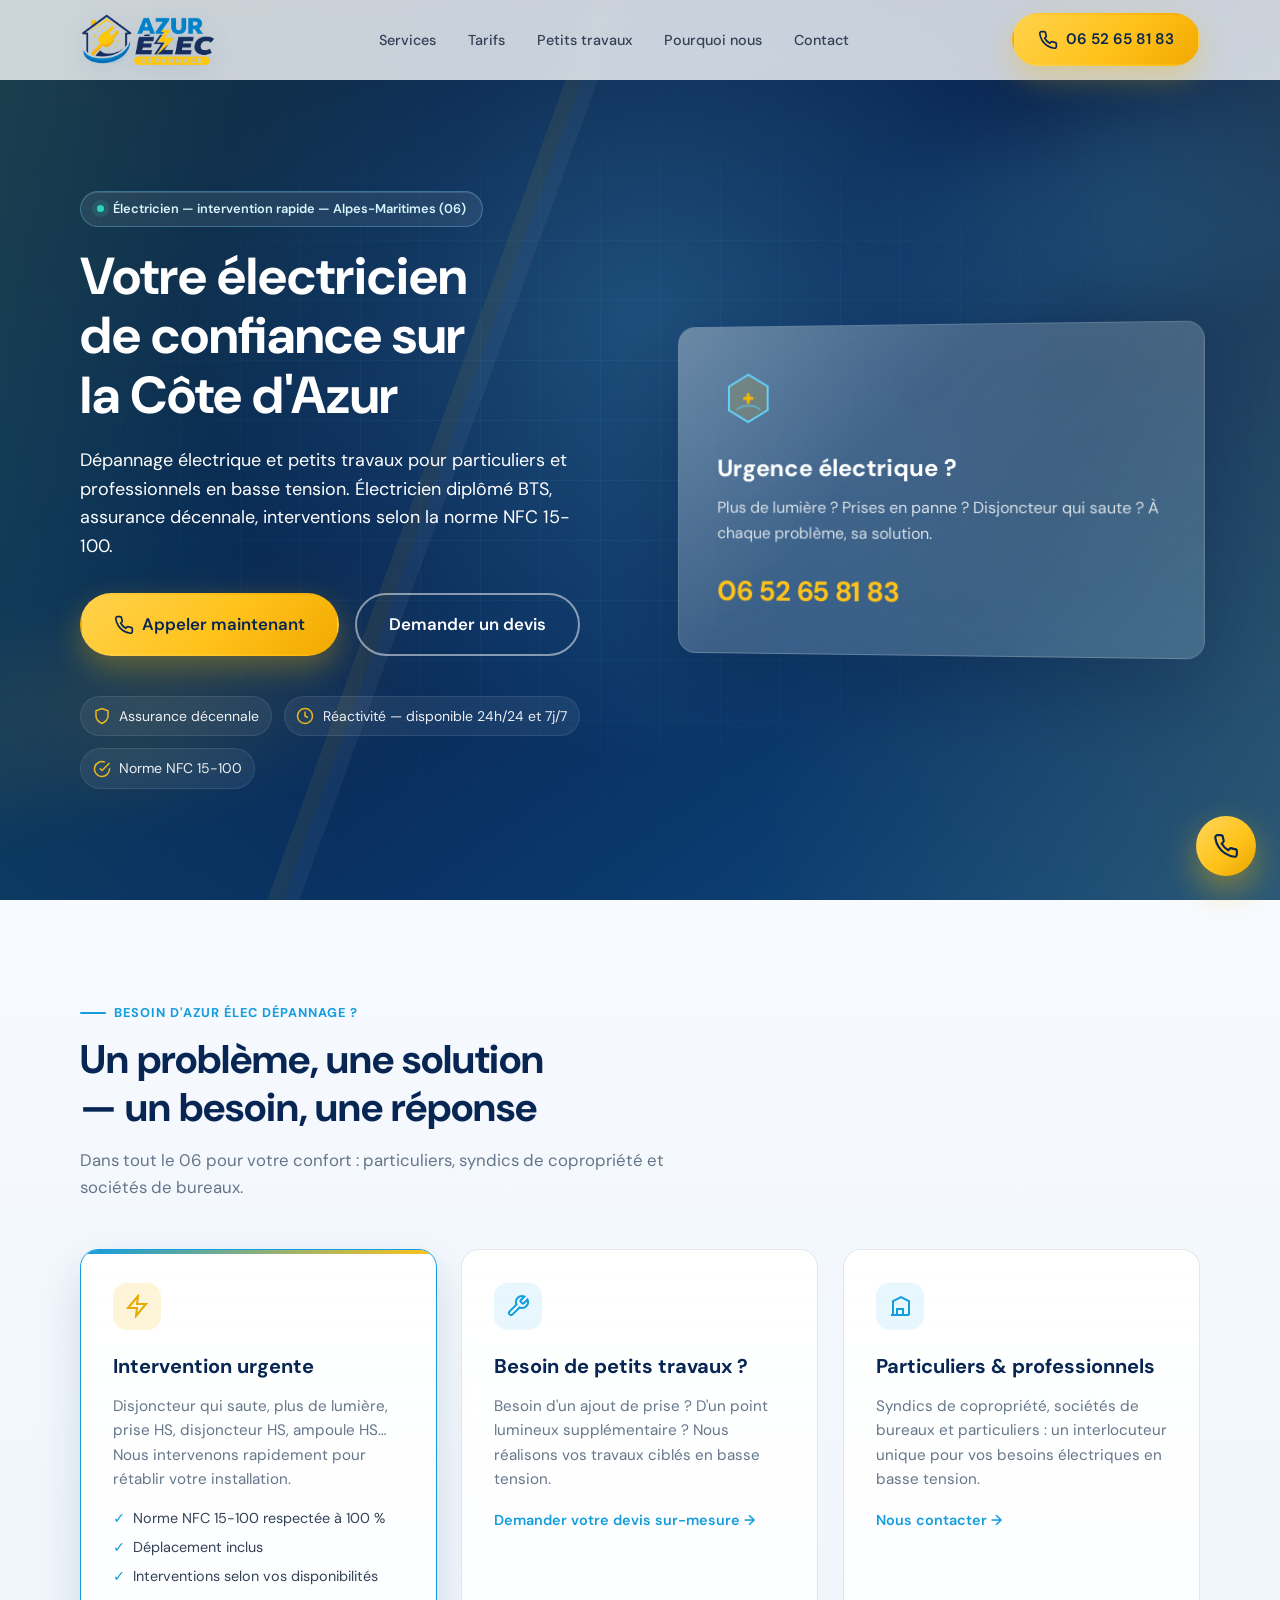
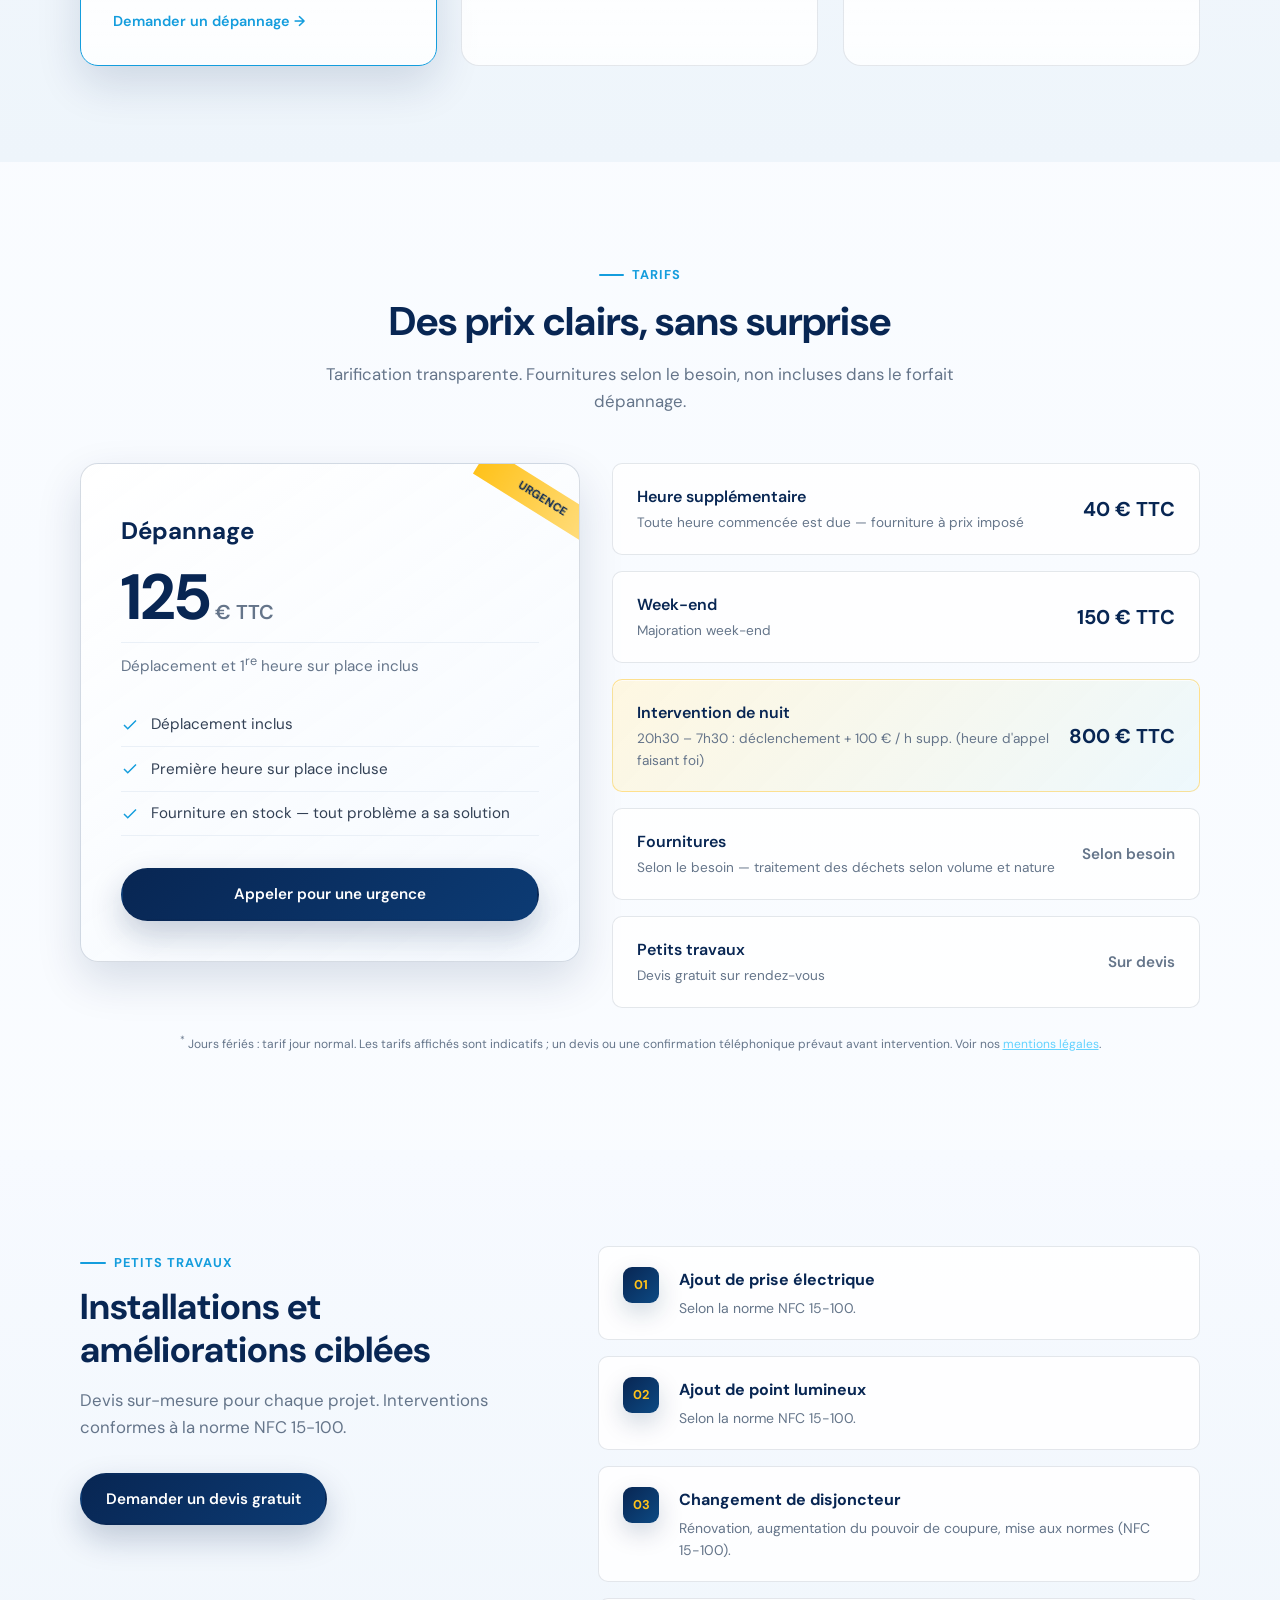
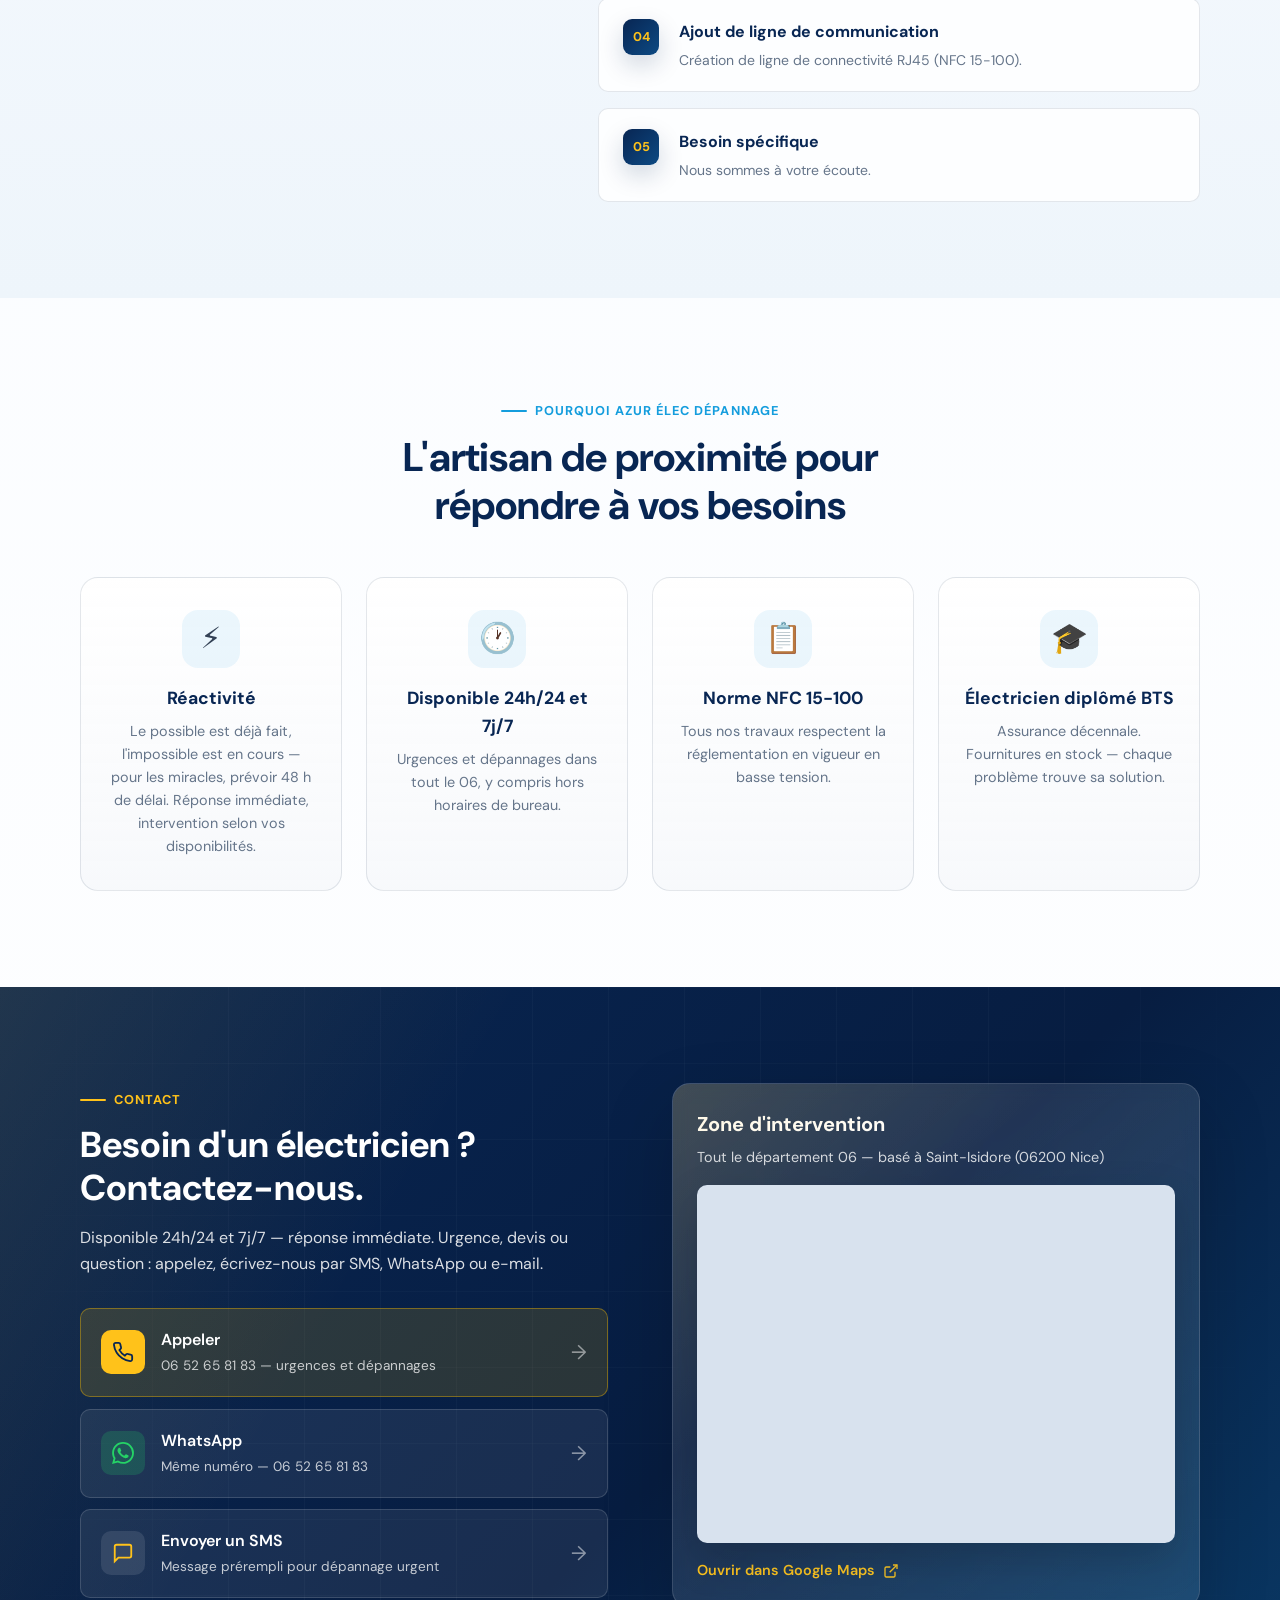
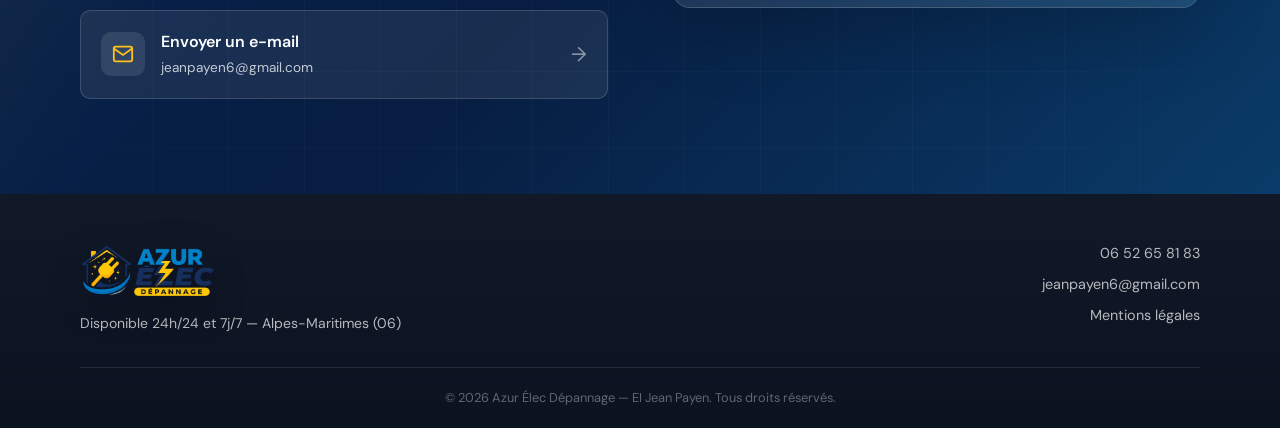
<file: site/index.html>
<!DOCTYPE html>
<html lang="fr">
<head>
  <meta charset="UTF-8">
  <meta name="viewport" content="width=device-width, initial-scale=1.0">
  <meta name="description" content="Électricien diplômé BTS : dépannage et petits travaux en basse tension. Disponibilité 24h/24 et 7j/7 dans tout le 06. Appelez le 06 52 65 81 83.">
  <meta name="keywords" content="électricien, dépannage, panne électrique, prise, disjoncteur, Alpes-Maritimes, 06, Nice, Saint-Isidore">
  <meta name="robots" content="index, follow">
  <meta name="theme-color" content="#0d2b5e">
  <title>Dépannage électricien dans tout le 06 — Azur Élec Dépannage</title>
  <link rel="canonical" href="https://ismailhiko.github.io/azur-elec-depannage/">
  <meta property="og:type" content="website">
  <meta property="og:locale" content="fr_FR">
  <meta property="og:site_name" content="Azur Élec Dépannage">
  <meta property="og:title" content="Dépannage électricien dans tout le 06 — Azur Élec Dépannage">
  <meta property="og:description" content="Électricien diplômé BTS pour dépannage urgent et petits travaux en basse tension dans les Alpes-Maritimes. Disponible 24h/24 et 7j/7.">
  <meta property="og:url" content="https://ismailhiko.github.io/azur-elec-depannage/">
  <meta property="og:image" content="https://ismailhiko.github.io/azur-elec-depannage/assets/logo-hero.png">
  <meta property="og:image:alt" content="Logo Azur Élec Dépannage">
  <meta name="twitter:card" content="summary_large_image">
  <meta name="twitter:title" content="Dépannage électricien dans tout le 06 — Azur Élec Dépannage">
  <meta name="twitter:description" content="Dépannage électrique et petits travaux dans les Alpes-Maritimes. Appelez le 06 52 65 81 83.">
  <meta name="twitter:image" content="https://ismailhiko.github.io/azur-elec-depannage/assets/logo-hero.png">
  <link rel="preconnect" href="https://fonts.googleapis.com">
  <link rel="preconnect" href="https://fonts.gstatic.com" crossorigin>
  <link rel="dns-prefetch" href="https://maps.google.com">
  <link href="https://fonts.googleapis.com/css2?family=DM+Sans:ital,opsz,wght@0,9..40,400;0,9..40,500;0,9..40,600;0,9..40,700;1,9..40,400&display=swap" rel="stylesheet">
  <link rel="stylesheet" href="css/style.css?v=20260606-2">
  <link rel="icon" href="assets/logo.png" type="image/png">
  <link rel="manifest" href="site.webmanifest">
  <script type="application/ld+json">
  {
    "@context": "https://schema.org",
    "@type": "Electrician",
    "@id": "https://ismailhiko.github.io/azur-elec-depannage/#business",
    "name": "Azur Élec Dépannage",
    "legalName": "EI Jean Payen",
    "url": "https://ismailhiko.github.io/azur-elec-depannage/",
    "image": "https://ismailhiko.github.io/azur-elec-depannage/assets/logo-hero.png",
    "logo": "https://ismailhiko.github.io/azur-elec-depannage/assets/logo.png",
    "telephone": "+33652658183",
    "email": "jeanpayen6@gmail.com",
    "address": {
      "@type": "PostalAddress",
      "addressLocality": "Saint-Isidore",
      "postalCode": "06200",
      "addressRegion": "Alpes-Maritimes",
      "addressCountry": "FR"
    },
    "areaServed": {
      "@type": "AdministrativeArea",
      "name": "Alpes-Maritimes"
    },
    "openingHours": "Mo-Su 00:00-24:00",
    "priceRange": "€€",
    "currenciesAccepted": "EUR",
    "paymentAccepted": "Cash, Credit Card, Bank Transfer",
    "contactPoint": {
      "@type": "ContactPoint",
      "telephone": "+33652658183",
      "contactType": "customer service",
      "availableLanguage": "fr"
    },
    "hasOfferCatalog": {
      "@type": "OfferCatalog",
      "name": "Prestations électriques",
      "itemListElement": [
        {
          "@type": "Offer",
          "name": "Dépannage électrique",
          "price": "125",
          "priceCurrency": "EUR",
          "availability": "https://schema.org/InStock"
        },
        {
          "@type": "Offer",
          "name": "Petits travaux électriques",
          "priceSpecification": {
            "@type": "PriceSpecification",
            "priceCurrency": "EUR",
            "description": "Sur devis"
          }
        }
      ]
    }
  }
  </script>
</head>
<body>
  <a class="skip-link" href="#contenu">Aller au contenu</a>

  <header class="header" id="header">
    <div class="header__inner container">
      <a href="#" class="header__brand" aria-label="Azur Élec Dépannage — Accueil">
        <img src="assets/logo-hero.png" alt="Azur Élec Dépannage" width="200" height="86" decoding="async" fetchpriority="high">
      </a>
      <nav class="nav" id="nav" aria-label="Navigation principale">
        <ul class="nav__list">
          <li><a href="#services">Services</a></li>
          <li><a href="#tarifs">Tarifs</a></li>
          <li><a href="#petits-travaux">Petits travaux</a></li>
          <li><a href="#pourquoi">Pourquoi nous</a></li>
          <li><a href="#contact">Contact</a></li>
        </ul>
      </nav>
      <a href="tel:+33652658183" class="btn btn--accent header__cta">
        <svg class="icon" viewBox="0 0 24 24" fill="none" stroke="currentColor" stroke-width="2" aria-hidden="true"><path d="M22 16.92v3a2 2 0 0 1-2.18 2 19.79 19.79 0 0 1-8.63-3.07 19.5 19.5 0 0 1-6-6 19.79 19.79 0 0 1-3.07-8.67A2 2 0 0 1 4.11 2h3a2 2 0 0 1 2 1.72c.127.96.361 1.903.7 2.81a2 2 0 0 1-.45 2.11L8.09 9.91a16 16 0 0 0 6 6l1.27-1.27a2 2 0 0 1 2.11-.45c.907.339 1.85.573 2.81.7A2 2 0 0 1 22 16.92z"/></svg>
        06 52 65 81 83
      </a>
      <button class="burger" id="burger" type="button" aria-label="Ouvrir le menu" aria-expanded="false" aria-controls="nav">
        <span></span><span></span><span></span>
      </button>
    </div>
  </header>

  <main id="contenu">
    <section class="hero">
      <div class="hero__bg" aria-hidden="true">
        <div class="hero__grid"></div>
        <div class="hero__glow hero__glow--1"></div>
        <div class="hero__glow hero__glow--2"></div>
      </div>
      <div class="container hero__content">
        <div class="hero__text">
          <span class="badge">Électricien — intervention rapide — Alpes-Maritimes (06)</span>
          <h1>Votre électricien de confiance sur la Côte d'Azur</h1>
          <p class="hero__lead">
            Dépannage électrique et petits travaux pour particuliers et professionnels en basse tension.
            Électricien diplômé BTS, assurance décennale, interventions selon la norme NFC 15-100.
          </p>
          <div class="hero__actions">
            <a href="tel:+33652658183" class="btn btn--accent btn--lg">
              <svg class="icon" viewBox="0 0 24 24" fill="none" stroke="currentColor" stroke-width="2" aria-hidden="true"><path d="M22 16.92v3a2 2 0 0 1-2.18 2 19.79 19.79 0 0 1-8.63-3.07 19.5 19.5 0 0 1-6-6 19.79 19.79 0 0 1-3.07-8.67A2 2 0 0 1 4.11 2h3a2 2 0 0 1 2 1.72c.127.96.361 1.903.7 2.81a2 2 0 0 1-.45 2.11L8.09 9.91a16 16 0 0 0 6 6l1.27-1.27a2 2 0 0 1 2.11-.45c.907.339 1.85.573 2.81.7A2 2 0 0 1 22 16.92z"/></svg>
              Appeler maintenant
            </a>
            <a href="#contact" class="btn btn--outline btn--lg btn--light">Demander un devis</a>
          </div>
          <ul class="hero__trust">
            <li>
              <svg viewBox="0 0 24 24" fill="none" stroke="currentColor" stroke-width="2" aria-hidden="true"><path d="M12 22s8-4 8-10V5l-8-3-8 3v7c0 6 8 10 8 10z"/></svg>
              Assurance décennale
            </li>
            <li>
              <svg viewBox="0 0 24 24" fill="none" stroke="currentColor" stroke-width="2" aria-hidden="true"><circle cx="12" cy="12" r="10"/><polyline points="12 6 12 12 16 14"/></svg>
              Réactivité — disponible 24h/24 et 7j/7
            </li>
            <li>
              <svg viewBox="0 0 24 24" fill="none" stroke="currentColor" stroke-width="2" aria-hidden="true"><path d="M22 11.08V12a10 10 0 1 1-5.93-9.14"/><polyline points="22 4 12 14.01 9 11.01"/></svg>
              Norme NFC 15-100
            </li>
          </ul>
        </div>
        <div class="hero__visual" aria-hidden="true">
          <div class="hero__card">
            <div class="hero__card-icon">
              <svg viewBox="0 0 64 64" fill="none" aria-hidden="true">
                <path d="M32 8L12 20v24l20 12 20-12V20L32 8z" stroke="currentColor" stroke-width="2" fill="rgba(245,184,0,0.15)"/>
                <path d="M28 32h8M32 28v8" stroke="#f5b800" stroke-width="3" stroke-linecap="round"/>
                <path d="M20 44c4-6 20-6 24 0" stroke="currentColor" stroke-width="2" opacity="0.5"/>
              </svg>
            </div>
            <p class="hero__card-title">Urgence électrique ?</p>
            <p class="hero__card-text">Plus de lumière ? Prises en panne ? Disjoncteur qui saute ? À chaque problème, sa solution.</p>
            <a href="tel:+33652658183" class="hero__card-phone">06 52 65 81 83</a>
          </div>
        </div>
      </div>
    </section>

    <section class="section section--alt" id="services">
      <div class="container">
        <header class="section__header">
          <span class="section__label">Besoin d'Azur Élec Dépannage ?</span>
          <h2>Un problème, une solution — un besoin, une réponse</h2>
          <p>Dans tout le 06 pour votre confort : particuliers, syndics de copropriété et sociétés de bureaux.</p>
        </header>
        <div class="cards">
          <article class="card card--featured">
            <div class="card__icon card__icon--yellow" aria-hidden="true">
              <svg viewBox="0 0 24 24" fill="none" stroke="currentColor" stroke-width="2"><polygon points="13 2 3 14 12 14 11 22 21 10 12 10 13 2"/></svg>
            </div>
            <h3>Intervention urgente</h3>
            <p>Disjoncteur qui saute, plus de lumière, prise HS, disjoncteur HS, ampoule HS… Nous intervenons rapidement pour rétablir votre installation.</p>
            <ul class="card__list">
              <li>Norme NFC 15-100 respectée à 100&nbsp;%</li>
              <li>Déplacement inclus</li>
              <li>Interventions selon vos disponibilités</li>
            </ul>
            <a href="#contact" class="card__link">Demander un dépannage →</a>
          </article>
          <article class="card">
            <div class="card__icon" aria-hidden="true">
              <svg viewBox="0 0 24 24" fill="none" stroke="currentColor" stroke-width="2"><path d="M14.7 6.3a1 1 0 0 0 0 1.4l1.6 1.6a1 1 0 0 0 1.4 0l3.77-3.77a6 6 0 0 1-7.94 7.94l-6.91 6.91a2.12 2.12 0 0 1-3-3l6.91-6.91a6 6 0 0 1 7.94-7.94l-3.76 3.76z"/></svg>
            </div>
            <h3>Besoin de petits travaux ?</h3>
            <p>Besoin d'un ajout de prise ? D'un point lumineux supplémentaire ? Nous réalisons vos travaux ciblés en basse tension.</p>
            <a href="#petits-travaux" class="card__link">Demander votre devis sur-mesure →</a>
          </article>
          <article class="card">
            <div class="card__icon" aria-hidden="true">
              <svg viewBox="0 0 24 24" fill="none" stroke="currentColor" stroke-width="2"><path d="M3 21h18M5 21V7l8-4 8 4v14M9 21v-6h6v6"/></svg>
            </div>
            <h3>Particuliers &amp; professionnels</h3>
            <p>Syndics de copropriété, sociétés de bureaux et particuliers : un interlocuteur unique pour vos besoins électriques en basse tension.</p>
            <a href="#contact" class="card__link">Nous contacter →</a>
          </article>
        </div>
      </div>
    </section>

    <section class="section" id="tarifs">
      <div class="container">
        <header class="section__header section__header--center">
          <span class="section__label">Tarifs</span>
          <h2>Des prix clairs, sans surprise</h2>
          <p>Tarification transparente. Fournitures selon le besoin, non incluses dans le forfait dépannage.</p>
        </header>
        <div class="pricing">
          <div class="pricing__main">
            <h3>Dépannage</h3>
            <div class="pricing__price">
              <span class="pricing__amount">125</span>
              <span class="pricing__currency">€ TTC</span>
            </div>
            <p class="pricing__includes">Déplacement et 1<sup>re</sup> heure sur place inclus</p>
            <ul class="pricing__features">
              <li>
                <svg viewBox="0 0 24 24" fill="none" stroke="currentColor" stroke-width="2" aria-hidden="true"><polyline points="20 6 9 17 4 12"/></svg>
                Déplacement inclus
              </li>
              <li>
                <svg viewBox="0 0 24 24" fill="none" stroke="currentColor" stroke-width="2" aria-hidden="true"><polyline points="20 6 9 17 4 12"/></svg>
                Première heure sur place incluse
              </li>
              <li>
                <svg viewBox="0 0 24 24" fill="none" stroke="currentColor" stroke-width="2" aria-hidden="true"><polyline points="20 6 9 17 4 12"/></svg>
                Fourniture en stock — tout problème a sa solution
              </li>
            </ul>
            <a href="tel:+33652658183" class="btn btn--primary btn--block">Appeler pour une urgence</a>
          </div>
          <div class="pricing__side">
            <div class="pricing__row">
              <div>
                <h4>Heure supplémentaire</h4>
                <p>Toute heure commencée est due — fourniture à prix imposé</p>
              </div>
              <span class="pricing__row-price">40 € TTC</span>
            </div>
            <div class="pricing__row">
              <div>
                <h4>Week-end</h4>
                <p>Majoration week-end</p>
              </div>
              <span class="pricing__row-price">150 € TTC</span>
            </div>
            <div class="pricing__row pricing__row--highlight">
              <div>
                <h4>Intervention de nuit</h4>
                <p>20h30 – 7h30 : déclenchement + 100 € / h supp. (heure d'appel faisant foi)</p>
              </div>
              <span class="pricing__row-price">800 € TTC</span>
            </div>
            <div class="pricing__row">
              <div>
                <h4>Fournitures</h4>
                <p>Selon le besoin — traitement des déchets selon volume et nature</p>
              </div>
              <span class="pricing__row-price pricing__row-price--muted">Selon besoin</span>
            </div>
            <div class="pricing__row">
              <div>
                <h4>Petits travaux</h4>
                <p>Devis gratuit sur rendez-vous</p>
              </div>
              <span class="pricing__row-price pricing__row-price--muted">Sur devis</span>
            </div>
          </div>
        </div>
        <p class="pricing__footnote">
          <sup>*</sup> Jours fériés : tarif jour normal. Les tarifs affichés sont indicatifs ; un devis ou une confirmation téléphonique prévaut avant intervention. Voir nos <a href="mentions-legales.html">mentions légales</a>.
        </p>
      </div>
    </section>

    <section class="section section--alt" id="petits-travaux">
      <div class="container">
        <div class="split">
          <div class="split__content">
            <span class="section__label">Petits travaux</span>
            <h2>Installations et améliorations ciblées</h2>
            <p>Devis sur-mesure pour chaque projet. Interventions conformes à la norme NFC 15-100.</p>
            <a href="#contact" class="btn btn--primary">Demander un devis gratuit</a>
          </div>
          <ul class="examples">
            <li class="examples__item">
              <span class="examples__num">01</span>
              <div>
                <strong>Ajout de prise électrique</strong>
                <p>Selon la norme NFC 15-100.</p>
              </div>
            </li>
            <li class="examples__item">
              <span class="examples__num">02</span>
              <div>
                <strong>Ajout de point lumineux</strong>
                <p>Selon la norme NFC 15-100.</p>
              </div>
            </li>
            <li class="examples__item">
              <span class="examples__num">03</span>
              <div>
                <strong>Changement de disjoncteur</strong>
                <p>Rénovation, augmentation du pouvoir de coupure, mise aux normes (NFC 15-100).</p>
              </div>
            </li>
            <li class="examples__item">
              <span class="examples__num">04</span>
              <div>
                <strong>Ajout de ligne de communication</strong>
                <p>Création de ligne de connectivité RJ45 (NFC 15-100).</p>
              </div>
            </li>
            <li class="examples__item">
              <span class="examples__num">05</span>
              <div>
                <strong>Besoin spécifique</strong>
                <p>Nous sommes à votre écoute.</p>
              </div>
            </li>
          </ul>
        </div>
      </div>
    </section>

    <section class="section" id="pourquoi">
      <div class="container">
        <header class="section__header section__header--center">
          <span class="section__label">Pourquoi Azur Élec Dépannage</span>
          <h2>L'artisan de proximité pour répondre à vos besoins</h2>
        </header>
        <div class="features">
          <div class="feature">
            <div class="feature__icon" aria-hidden="true">⚡</div>
            <h3>Réactivité</h3>
            <p>Le possible est déjà fait, l'impossible est en cours — pour les miracles, prévoir 48&nbsp;h de délai. Réponse immédiate, intervention selon vos disponibilités.</p>
          </div>
          <div class="feature">
            <div class="feature__icon" aria-hidden="true">🕐</div>
            <h3>Disponible 24h/24 et 7j/7</h3>
            <p>Urgences et dépannages dans tout le 06, y compris hors horaires de bureau.</p>
          </div>
          <div class="feature">
            <div class="feature__icon" aria-hidden="true">📋</div>
            <h3>Norme NFC 15-100</h3>
            <p>Tous nos travaux respectent la réglementation en vigueur en basse tension.</p>
          </div>
          <div class="feature">
            <div class="feature__icon" aria-hidden="true">🎓</div>
            <h3>Électricien diplômé BTS</h3>
            <p>Assurance décennale. Fournitures en stock — chaque problème trouve sa solution.</p>
          </div>
        </div>
      </div>
    </section>

    <section class="section section--cta" id="contact">
      <div class="container">
        <div class="contact-grid">
          <div class="contact-info">
            <span class="section__label section__label--light">Contact</span>
            <h2>Besoin d'un électricien ? Contactez-nous.</h2>
            <p>Disponible 24h/24 et 7j/7 — réponse immédiate. Urgence, devis ou question : appelez, écrivez-nous par SMS, WhatsApp ou e-mail.</p>

            <div class="contact-actions">
              <a href="tel:+33652658183" class="contact-action contact-action--primary">
                <span class="contact-action__icon" aria-hidden="true">
                  <svg viewBox="0 0 24 24" fill="none" stroke="currentColor" stroke-width="2"><path d="M22 16.92v3a2 2 0 0 1-2.18 2 19.79 19.79 0 0 1-8.63-3.07 19.5 19.5 0 0 1-6-6 19.79 19.79 0 0 1-3.07-8.67A2 2 0 0 1 4.11 2h3a2 2 0 0 1 2 1.72c.127.96.361 1.903.7 2.81a2 2 0 0 1-.45 2.11L8.09 9.91a16 16 0 0 0 6 6l1.27-1.27a2 2 0 0 1 2.11-.45c.907.339 1.85.573 2.81.7A2 2 0 0 1 22 16.92z"/></svg>
                </span>
                <span class="contact-action__body">
                  <strong>Appeler</strong>
                  <span>06 52 65 81 83 — urgences et dépannages</span>
                </span>
                <span class="contact-action__arrow" aria-hidden="true">→</span>
              </a>

              <a href="https://wa.me/33652658183?text=Bonjour%2C%20j%E2%80%99ai%20besoin%20d%E2%80%99un%20d%C3%A9pannage%20urgent.%20Merci%20de%20m%27appeler%20sur%20ce%20num%C3%A9ro.%20Cordialement." class="contact-action contact-action--whatsapp" target="_blank" rel="noopener noreferrer">
                <span class="contact-action__icon" aria-hidden="true">
                  <svg viewBox="0 0 24 24" fill="currentColor"><path d="M17.472 14.382c-.297-.149-1.758-.867-2.03-.967-.273-.099-.471-.148-.67.15-.197.297-.767.966-.94 1.164-.173.199-.347.223-.644.075-.297-.15-1.255-.463-2.39-1.475-.883-.788-1.48-1.761-1.653-2.059-.173-.297-.018-.458.13-.606.134-.133.298-.347.446-.52.149-.174.198-.298.298-.497.099-.198.05-.371-.025-.52-.075-.149-.669-1.612-.916-2.207-.242-.579-.487-.5-.669-.51-.173-.008-.371-.01-.57-.01-.198 0-.52.074-.792.372-.272.297-1.04 1.016-1.04 2.479 0 1.462 1.065 2.875 1.213 3.074.149.198 2.096 3.2 5.077 4.487.709.306 1.262.489 1.694.625.712.227 1.36.195 1.871.118.571-.085 1.758-.719 2.006-1.413.248-.694.248-1.289.173-1.413-.074-.124-.272-.198-.57-.347m-5.421 7.403h-.004a9.87 9.87 0 01-5.031-1.378l-.361-.214-3.741.982.998-3.648-.235-.374a9.86 9.86 0 01-1.51-5.26c.001-5.45 4.436-9.884 9.888-9.884 2.64 0 5.122 1.03 6.988 2.898a9.825 9.825 0 012.893 6.994c-.003 5.45-4.435 9.884-9.885 9.884m8.413-18.297A11.815 11.815 0 0012.05 0C5.495 0 .16 5.335.157 11.892c0 2.096.547 4.142 1.588 5.945L.057 24l6.305-1.654a11.882 11.882 0 005.683 1.448h.005c6.554 0 11.89-5.335 11.893-11.893a11.821 11.821 0 00-3.48-8.413z"/></svg>
                </span>
                <span class="contact-action__body">
                  <strong>WhatsApp</strong>
                  <span>Même numéro — 06 52 65 81 83</span>
                </span>
                <span class="contact-action__arrow" aria-hidden="true">→</span>
              </a>

              <a href="sms:+33652658183?body=Bonjour%2C%20J%E2%80%99ai%20besoin%20d%E2%80%99un%20d%C3%A9pannage%20urgent.%20Merci%20de%20m%27appeler%20sur%20ce%20num%C3%A9ro.%20Cordialement." class="contact-action">
                <span class="contact-action__icon" aria-hidden="true">
                  <svg viewBox="0 0 24 24" fill="none" stroke="currentColor" stroke-width="2"><path d="M21 15a2 2 0 0 1-2 2H7l-4 4V5a2 2 0 0 1 2-2h14a2 2 0 0 1 2 2z"/></svg>
                </span>
                <span class="contact-action__body">
                  <strong>Envoyer un SMS</strong>
                  <span>Message prérempli pour dépannage urgent</span>
                </span>
                <span class="contact-action__arrow" aria-hidden="true">→</span>
              </a>

              <a href="mailto:jeanpayen6@gmail.com?subject=Demande%20Azur%20%C3%89lec%20D%C3%A9pannage" class="contact-action">
                <span class="contact-action__icon" aria-hidden="true">
                  <svg viewBox="0 0 24 24" fill="none" stroke="currentColor" stroke-width="2"><path d="M4 4h16c1.1 0 2 .9 2 2v12c0 1.1-.9 2-2 2H4c-1.1 0-2-.9-2-2V6c0-1.1.9-2 2-2z"/><polyline points="22,6 12,13 2,6"/></svg>
                </span>
                <span class="contact-action__body">
                  <strong>Envoyer un e-mail</strong>
                  <span>jeanpayen6@gmail.com</span>
                </span>
                <span class="contact-action__arrow" aria-hidden="true">→</span>
              </a>
            </div>
          </div>
          <div class="contact-map reveal">
            <div class="contact-map__header">
              <h3>Zone d'intervention</h3>
              <p>Tout le département 06 — basé à Saint-Isidore (06200 Nice)</p>
            </div>
            <div class="contact-map__frame">
              <iframe
                title="Carte — Saint-Isidore, Alpes-Maritimes"
                src="https://maps.google.com/maps?q=Saint-Isidore,+06200+Nice,+France&amp;hl=fr&amp;z=12&amp;output=embed"
                loading="lazy"
                referrerpolicy="no-referrer-when-downgrade"
                allowfullscreen>
              </iframe>
            </div>
            <a
              href="https://www.google.com/maps/search/?api=1&amp;query=Saint-Isidore,06200+Nice,France"
              class="contact-map__link"
              target="_blank"
              rel="noopener noreferrer">
              Ouvrir dans Google Maps
              <svg viewBox="0 0 24 24" fill="none" stroke="currentColor" stroke-width="2" aria-hidden="true"><path d="M18 13v6a2 2 0 0 1-2 2H5a2 2 0 0 1-2-2V8a2 2 0 0 1 2-2h6"/><polyline points="15 3 21 3 21 9"/><line x1="10" y1="14" x2="21" y2="3"/></svg>
            </a>
          </div>
        </div>
      </div>
    </section>
  </main>

  <footer class="footer">
    <div class="container footer__inner">
      <div class="footer__brand">
        <img src="assets/logo-hero.png" alt="Azur Élec Dépannage" width="160" height="69">
        <p>Disponible 24h/24 et 7j/7 — Alpes-Maritimes (06)</p>
      </div>
      <div class="footer__links">
        <a href="tel:+33652658183">06 52 65 81 83</a>
        <a href="mailto:jeanpayen6@gmail.com">jeanpayen6@gmail.com</a>
        <a href="mentions-legales.html">Mentions légales</a>
      </div>
    </div>
    <div class="footer__bottom container">
      <p>&copy; <span id="year"></span> Azur Élec Dépannage — EI Jean Payen. Tous droits réservés.</p>
    </div>
  </footer>

  <a href="tel:+33652658183" class="fab" aria-label="Appeler le 06 52 65 81 83">
    <svg viewBox="0 0 24 24" fill="none" stroke="currentColor" stroke-width="2" aria-hidden="true"><path d="M22 16.92v3a2 2 0 0 1-2.18 2 19.79 19.79 0 0 1-8.63-3.07 19.5 19.5 0 0 1-6-6 19.79 19.79 0 0 1-3.07-8.67A2 2 0 0 1 4.11 2h3a2 2 0 0 1 2 1.72c.127.96.361 1.903.7 2.81a2 2 0 0 1-.45 2.11L8.09 9.91a16 16 0 0 0 6 6l1.27-1.27a2 2 0 0 1 2.11-.45c.907.339 1.85.573 2.81.7A2 2 0 0 1 22 16.92z"/></svg>
  </a>

  <script src="js/main.js?v=20260606-2"></script>
</body>
</html>
</file>
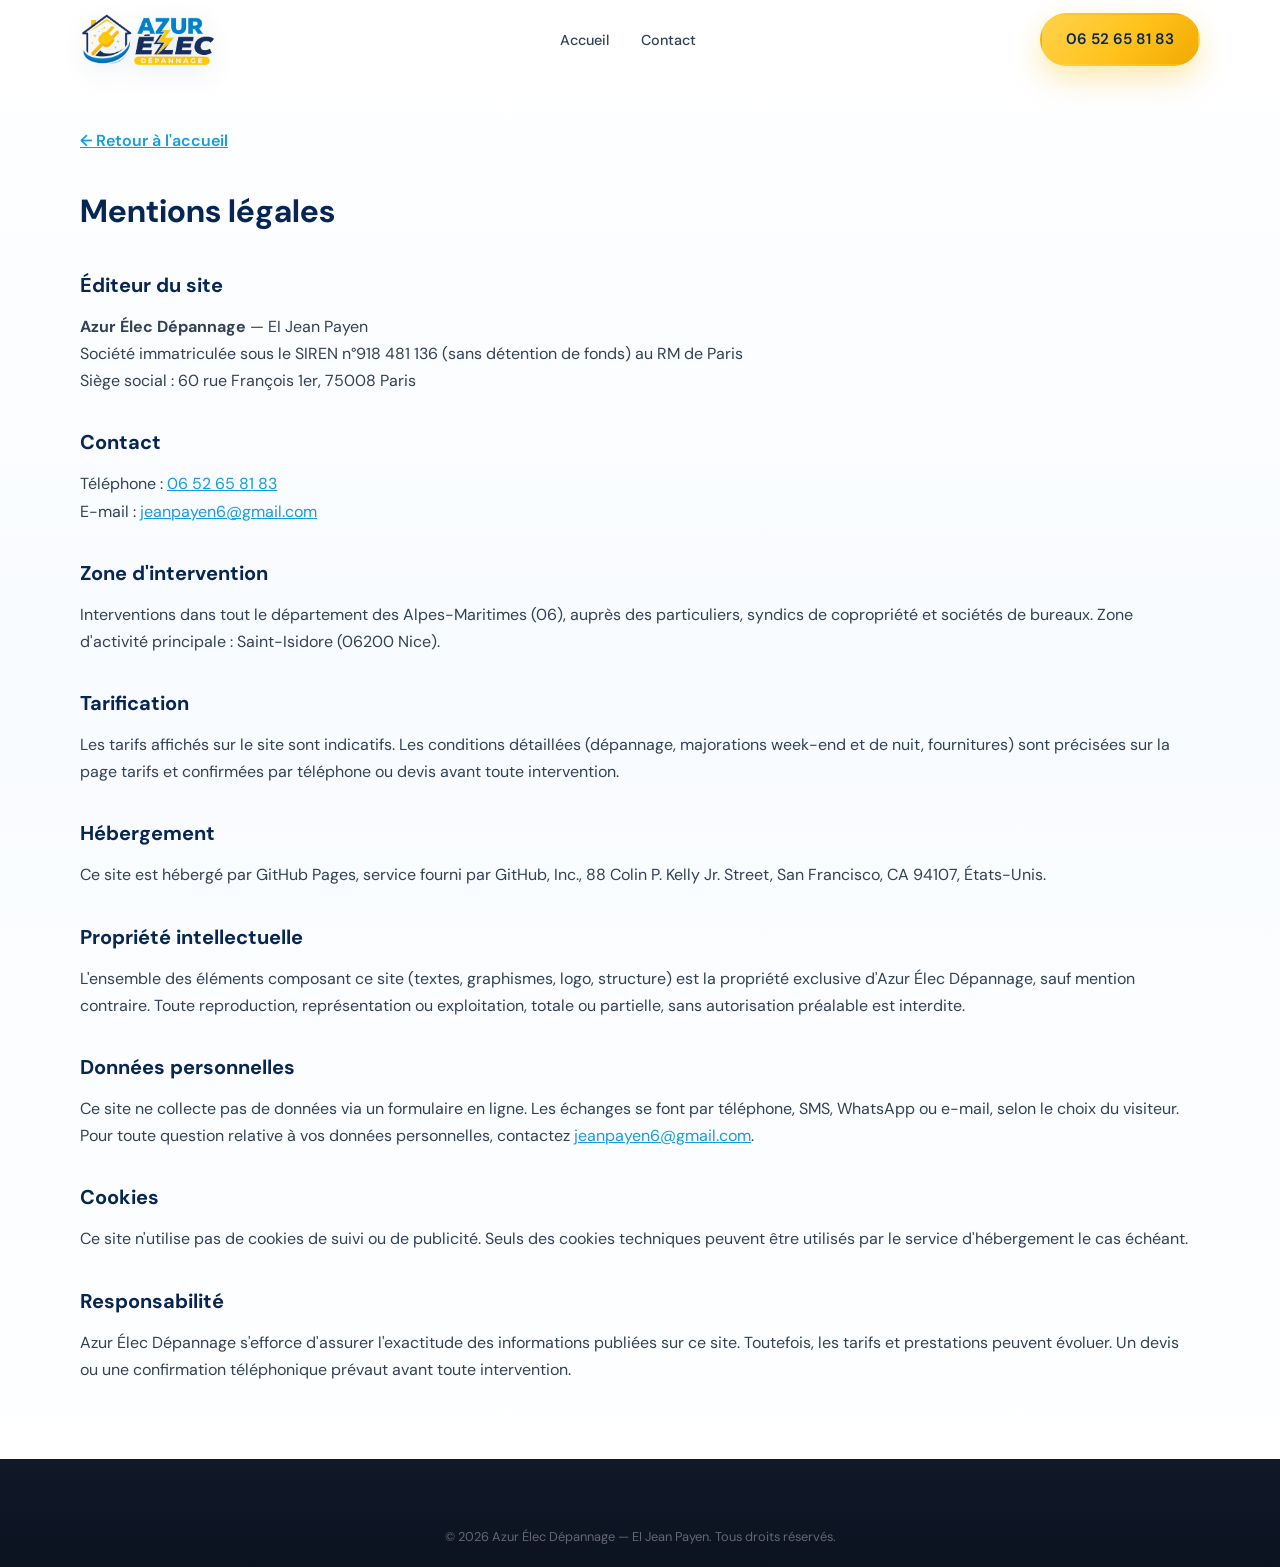
<file: site/mentions-legales.html>
<!DOCTYPE html>
<html lang="fr">
<head>
  <meta charset="UTF-8">
  <meta name="viewport" content="width=device-width, initial-scale=1.0">
  <meta name="description" content="Mentions légales du site Azur Élec Dépannage, EI Jean Payen, dépannage électrique et petits travaux dans les Alpes-Maritimes.">
  <meta name="robots" content="index, follow">
  <title>Mentions légales | Azur Élec Dépannage</title>
  <link rel="canonical" href="https://ismailhiko.github.io/azur-elec-depannage/mentions-legales.html">
  <meta property="og:type" content="article">
  <meta property="og:locale" content="fr_FR">
  <meta property="og:site_name" content="Azur Élec Dépannage">
  <meta property="og:title" content="Mentions légales | Azur Élec Dépannage">
  <meta property="og:description" content="Informations légales, contact, données personnelles et hébergement du site Azur Élec Dépannage.">
  <meta property="og:url" content="https://ismailhiko.github.io/azur-elec-depannage/mentions-legales.html">
  <meta property="og:image" content="https://ismailhiko.github.io/azur-elec-depannage/assets/logo-hero.png">
  <link rel="preconnect" href="https://fonts.googleapis.com">
  <link rel="preconnect" href="https://fonts.gstatic.com" crossorigin>
  <link href="https://fonts.googleapis.com/css2?family=DM+Sans:ital,opsz,wght@0,9..40,400;0,9..40,500;0,9..40,600;0,9..40,700&display=swap" rel="stylesheet">
  <link rel="stylesheet" href="css/style.css?v=20260606-2">
  <link rel="icon" href="assets/logo.png" type="image/png">
  <link rel="manifest" href="site.webmanifest">
</head>
<body>
  <header class="header header--scrolled" id="header">
    <div class="header__inner container">
      <a href="index.html" class="header__brand" aria-label="Azur Élec Dépannage — Accueil">
        <img src="assets/logo-hero.png" alt="Azur Élec Dépannage" width="200" height="86" decoding="async" fetchpriority="high">
      </a>
      <nav class="nav" id="nav" aria-label="Navigation">
        <ul class="nav__list">
          <li><a href="index.html">Accueil</a></li>
          <li><a href="index.html#contact">Contact</a></li>
        </ul>
      </nav>
      <a href="tel:+33652658183" class="btn btn--accent header__cta">06 52 65 81 83</a>
      <button class="burger" id="burger" type="button" aria-label="Ouvrir le menu" aria-expanded="false" aria-controls="nav">
        <span></span><span></span><span></span>
      </button>
    </div>
  </header>

  <main class="legal-page container">
    <a href="index.html" class="legal-back">← Retour à l'accueil</a>
    <h1>Mentions légales</h1>

    <h2>Éditeur du site</h2>
    <p>
      <strong>Azur Élec Dépannage</strong> — EI Jean Payen<br>
      Société immatriculée sous le SIREN n°918 481 136 (sans détention de fonds) au RM de Paris<br>
      Siège social : 60 rue François 1er, 75008 Paris
    </p>

    <h2>Contact</h2>
    <p>
      Téléphone : <a href="tel:+33652658183">06 52 65 81 83</a><br>
      E-mail : <a href="mailto:jeanpayen6@gmail.com">jeanpayen6@gmail.com</a>
    </p>

    <h2>Zone d'intervention</h2>
    <p>
      Interventions dans tout le département des Alpes-Maritimes (06), auprès des particuliers,
      syndics de copropriété et sociétés de bureaux. Zone d'activité principale : Saint-Isidore (06200 Nice).
    </p>

    <h2>Tarification</h2>
    <p>
      Les tarifs affichés sur le site sont indicatifs. Les conditions détaillées (dépannage, majorations week-end
      et de nuit, fournitures) sont précisées sur la page tarifs et confirmées par téléphone ou devis avant
      toute intervention.
    </p>

    <h2>Hébergement</h2>
    <p>
      Ce site est hébergé par GitHub Pages, service fourni par GitHub, Inc., 88 Colin P. Kelly Jr. Street,
      San Francisco, CA 94107, États-Unis.
    </p>

    <h2>Propriété intellectuelle</h2>
    <p>
      L'ensemble des éléments composant ce site (textes, graphismes, logo, structure) est la propriété exclusive
      d'Azur Élec Dépannage, sauf mention contraire. Toute reproduction, représentation ou exploitation,
      totale ou partielle, sans autorisation préalable est interdite.
    </p>

    <h2>Données personnelles</h2>
    <p>
      Ce site ne collecte pas de données via un formulaire en ligne. Les échanges se font par téléphone,
      SMS, WhatsApp ou e-mail, selon le choix du visiteur. Pour toute question relative à vos données personnelles,
      contactez <a href="mailto:jeanpayen6@gmail.com">jeanpayen6@gmail.com</a>.
    </p>

    <h2>Cookies</h2>
    <p>
      Ce site n'utilise pas de cookies de suivi ou de publicité. Seuls des cookies techniques peuvent être
      utilisés par le service d'hébergement le cas échéant.
    </p>

    <h2>Responsabilité</h2>
    <p>
      Azur Élec Dépannage s'efforce d'assurer l'exactitude des informations publiées sur ce site.
      Toutefois, les tarifs et prestations peuvent évoluer. Un devis ou une confirmation téléphonique
      prévaut avant toute intervention.
    </p>
  </main>

  <footer class="footer">
    <div class="footer__bottom container">
      <p>&copy; <span id="year"></span> Azur Élec Dépannage — EI Jean Payen. Tous droits réservés.</p>
    </div>
  </footer>

  <script src="js/main.js?v=20260606-2"></script>
</body>
</html>
</file>
<file: site/css/style.css>
/* Azur Elec Dépannage — Site vitrine */

:root {
  --navy: #082653;
  --navy-light: #123b75;
  --azure: #149ddd;
  --azure-light: #63d2ff;
  --yellow: #ffc21a;
  --yellow-dark: #e5a900;
  --mint: #2dd4bf;
  --coral: #ff7a59;
  --white: #ffffff;
  --gray-50: #f6f8fb;
  --gray-100: #eaf0f7;
  --gray-200: #d8e2ee;
  --gray-500: #65758a;
  --gray-700: #334155;
  --gray-900: #111827;
  --surface: rgba(255, 255, 255, 0.86);
  --line: rgba(15, 40, 72, 0.11);
  --shadow-sm: 0 8px 22px rgba(8, 38, 83, 0.08);
  --shadow-md: 0 18px 45px rgba(8, 38, 83, 0.14);
  --shadow-lg: 0 28px 80px rgba(2, 18, 46, 0.24);
  --radius: 10px;
  --radius-lg: 18px;
  --font: 'DM Sans', system-ui, -apple-system, sans-serif;
  --header-h: 80px;
  --ease-out: cubic-bezier(0.16, 1, 0.3, 1);
  --ease-spring: cubic-bezier(0.2, 0.9, 0.2, 1.12);
  --transition: 0.32s var(--ease-out);
}

*, *::before, *::after {
  box-sizing: border-box;
  margin: 0;
  padding: 0;
}

html {
  scroll-behavior: smooth;
  scroll-padding-top: var(--header-h);
}

body {
  font-family: var(--font);
  font-size: 1rem;
  line-height: 1.6;
  color: var(--gray-700);
  background:
    linear-gradient(180deg, #ffffff 0%, #f8fbff 42%, #ffffff 100%);
  -webkit-font-smoothing: antialiased;
  text-rendering: optimizeLegibility;
}

img {
  max-width: 100%;
  height: auto;
  display: block;
}

a {
  color: inherit;
  text-decoration: none;
}

:focus-visible {
  outline: 3px solid var(--yellow);
  outline-offset: 4px;
}

ul { list-style: none; }

.container {
  width: min(1120px, 100% - 2rem);
  margin-inline: auto;
}

.skip-link {
  position: absolute;
  top: -100%;
  left: 1rem;
  z-index: 9999;
  padding: 0.75rem 1.25rem;
  background: var(--yellow);
  color: var(--navy);
  font-weight: 600;
  border-radius: var(--radius);
  transition: top var(--transition);
}

.skip-link:focus {
  top: 1rem;
}

/* Buttons */
.btn {
  display: inline-flex;
  align-items: center;
  justify-content: center;
  gap: 0.5rem;
  padding: 0.75rem 1.5rem;
  font-family: var(--font);
  font-size: 0.95rem;
  font-weight: 600;
  border-radius: 50px;
  border: 2px solid transparent;
  cursor: pointer;
  position: relative;
  overflow: hidden;
  transition: transform var(--transition), box-shadow var(--transition), background var(--transition), border-color var(--transition);
  white-space: nowrap;
}

.btn::after {
  content: '';
  position: absolute;
  inset: 0;
  background: linear-gradient(110deg, transparent 20%, rgba(255, 255, 255, 0.34) 48%, transparent 76%);
  transform: translateX(-120%);
  transition: transform 0.7s var(--ease-out);
}

.btn:hover {
  transform: translateY(-3px);
}

.btn:hover::after {
  transform: translateX(120%);
}

.btn--accent {
  background: linear-gradient(135deg, #ffd24d 0%, var(--yellow) 55%, #f2a900 100%);
  color: var(--navy);
  box-shadow: 0 12px 30px rgba(245, 184, 0, 0.32);
}

.btn--accent:hover {
  background: var(--yellow-dark);
  box-shadow: 0 6px 24px rgba(245, 184, 0, 0.5);
}

.btn--primary {
  background: linear-gradient(135deg, var(--navy) 0%, #0c3b74 100%);
  color: var(--white);
  box-shadow: 0 14px 32px rgba(8, 38, 83, 0.22);
}

.btn--primary:hover {
  background: var(--navy-light);
}

.btn--outline {
  background: transparent;
  border-color: var(--navy);
  color: var(--navy);
}

.btn--outline.btn--light {
  border-color: rgba(255, 255, 255, 0.5);
  color: var(--white);
}

.btn--outline.btn--light:hover {
  background: rgba(255, 255, 255, 0.1);
  border-color: var(--white);
}

.btn--lg {
  padding: 1rem 2rem;
  font-size: 1.05rem;
}

.btn--block {
  width: 100%;
}

.icon {
  width: 1.25rem;
  height: 1.25rem;
  flex-shrink: 0;
}

/* Header */
.header {
  position: fixed;
  top: 0;
  left: 0;
  right: 0;
  z-index: 1000;
  height: var(--header-h);
  background: rgba(255, 255, 255, 0.78);
  backdrop-filter: blur(18px) saturate(1.18);
  -webkit-backdrop-filter: blur(18px) saturate(1.18);
  border-bottom: 1px solid transparent;
  transition: background var(--transition), border-color var(--transition), box-shadow var(--transition), height var(--transition);
}

.header--scrolled {
  background: rgba(255, 255, 255, 0.9);
  border-color: rgba(216, 226, 238, 0.8);
  box-shadow: 0 14px 38px rgba(8, 38, 83, 0.09);
}

.header__inner {
  display: flex;
  align-items: center;
  justify-content: space-between;
  height: 100%;
  gap: 1.5rem;
}

.header__brand {
  display: inline-flex;
  align-items: center;
  flex-shrink: 0;
}

.header__brand img {
  height: 58px;
  width: auto;
  filter: drop-shadow(0 6px 12px rgba(8, 38, 83, 0.12));
}

.nav__list {
  display: flex;
  gap: 2rem;
}

.nav__list a {
  position: relative;
  font-size: 0.9rem;
  font-weight: 500;
  color: var(--gray-700);
  transition: color var(--transition);
}

.nav__list a::after {
  content: '';
  position: absolute;
  left: 0;
  right: 0;
  bottom: -0.45rem;
  height: 2px;
  background: linear-gradient(90deg, var(--azure), var(--yellow));
  border-radius: 999px;
  opacity: 0;
  transform: scaleX(0.4);
  transition: opacity var(--transition), transform var(--transition);
}

.nav__list a:hover {
  color: var(--azure);
}

.nav__list a:hover::after {
  opacity: 1;
  transform: scaleX(1);
}

.header__cta {
  flex-shrink: 0;
}

.burger {
  display: none;
  flex-direction: column;
  justify-content: center;
  gap: 5px;
  width: 40px;
  height: 40px;
  background: none;
  border: none;
  cursor: pointer;
  padding: 4px;
}

.burger span {
  display: block;
  width: 100%;
  height: 2px;
  background: var(--navy);
  border-radius: 2px;
  transition: transform var(--transition), opacity var(--transition);
}

.burger[aria-expanded="true"] span:nth-child(1) {
  transform: translateY(7px) rotate(45deg);
}

.burger[aria-expanded="true"] span:nth-child(2) {
  opacity: 0;
}

.burger[aria-expanded="true"] span:nth-child(3) {
  transform: translateY(-7px) rotate(-45deg);
}

/* Hero */
.hero {
  position: relative;
  min-height: 100vh;
  min-height: 100svh;
  display: flex;
  align-items: center;
  padding-top: var(--header-h);
  overflow: hidden;
  background:
    linear-gradient(120deg, rgba(255, 194, 26, 0.08) 0%, transparent 28%),
    linear-gradient(145deg, #061a3b 0%, #082653 45%, #0d4a83 100%);
  color: var(--white);
  isolation: isolate;
  --hero-x: 50%;
  --hero-y: 35%;
}

.hero::before,
.hero::after {
  content: '';
  position: absolute;
  inset: 0;
  pointer-events: none;
}

.hero::before {
  z-index: -2;
  background:
    radial-gradient(circle at var(--hero-x) var(--hero-y), rgba(99, 210, 255, 0.24), transparent 28rem),
    linear-gradient(100deg, rgba(45, 212, 191, 0.14), transparent 34%),
    linear-gradient(285deg, rgba(255, 194, 26, 0.12), transparent 36%);
  transition: background-position 0.3s linear;
}

.hero::after {
  z-index: -1;
  background:
    linear-gradient(110deg, transparent 0 38%, rgba(255, 255, 255, 0.05) 38% 39%, transparent 39% 100%),
    linear-gradient(290deg, transparent 0 62%, rgba(255, 194, 26, 0.08) 62% 63%, transparent 63% 100%);
  opacity: 0.9;
}

.hero__bg {
  position: absolute;
  inset: 0;
  pointer-events: none;
  z-index: -1;
}

.hero__grid {
  position: absolute;
  inset: 0;
  background-image:
    linear-gradient(rgba(99, 210, 255, 0.06) 1px, transparent 1px),
    linear-gradient(90deg, rgba(99, 210, 255, 0.06) 1px, transparent 1px);
  background-size: 60px 60px;
  mask-image: radial-gradient(ellipse 80% 70% at 50% 50%, black 20%, transparent 70%);
  animation: gridDrift 18s linear infinite;
}

.hero__glow {
  position: absolute;
  filter: blur(34px);
  opacity: 0.5;
  transform: rotate(-12deg);
}

.hero__glow--1 {
  width: 42vw;
  height: 11rem;
  background: linear-gradient(90deg, transparent, rgba(99, 210, 255, 0.28), transparent);
  top: 14%;
  right: -8%;
  animation: energySweep 8s var(--ease-out) infinite alternate;
}

.hero__glow--2 {
  width: 48vw;
  height: 9rem;
  background: linear-gradient(90deg, transparent, rgba(255, 194, 26, 0.22), transparent);
  bottom: 14%;
  left: -12%;
  animation: energySweep 10s var(--ease-out) infinite alternate-reverse;
}

.hero__content {
  position: relative;
  display: grid;
  grid-template-columns: 1fr 1fr;
  gap: 4rem;
  align-items: center;
  padding-block: 4rem;
}

.hero__text h1 {
  font-size: clamp(2rem, 5vw, 3.25rem);
  font-weight: 700;
  line-height: 1.15;
  margin-bottom: 1.25rem;
  max-width: 720px;
  text-wrap: balance;
  animation: heroCopyIn 0.9s var(--ease-out) both;
}

.hero__lead {
  font-size: 1.125rem;
  opacity: 0.88;
  margin-bottom: 2rem;
  max-width: 520px;
  animation: heroCopyIn 0.9s var(--ease-out) 0.12s both;
}

.badge {
  display: inline-flex;
  align-items: center;
  gap: 0.55rem;
  padding: 0.4rem 1rem;
  background: rgba(255, 255, 255, 0.08);
  border: 1px solid rgba(99, 210, 255, 0.32);
  border-radius: 50px;
  font-size: 0.8rem;
  font-weight: 600;
  color: #d9f6ff;
  margin-bottom: 1.25rem;
  box-shadow: inset 0 1px 0 rgba(255, 255, 255, 0.12);
  animation: heroCopyIn 0.8s var(--ease-out) both;
}

.badge::before {
  content: '';
  width: 0.45rem;
  height: 0.45rem;
  border-radius: 999px;
  background: var(--mint);
  box-shadow: 0 0 0 5px rgba(45, 212, 191, 0.14);
}

.hero__actions {
  display: flex;
  flex-wrap: wrap;
  gap: 1rem;
  margin-bottom: 2.5rem;
  animation: heroCopyIn 0.9s var(--ease-out) 0.22s both;
}

.hero__trust {
  display: flex;
  flex-wrap: wrap;
  gap: 0.75rem;
  animation: heroCopyIn 0.9s var(--ease-out) 0.32s both;
}

.hero__trust li {
  display: flex;
  align-items: center;
  gap: 0.55rem;
  font-size: 0.875rem;
  opacity: 0.92;
  padding: 0.5rem 0.72rem;
  background: rgba(255, 255, 255, 0.07);
  border: 1px solid rgba(255, 255, 255, 0.1);
  border-radius: 999px;
}

.hero__trust svg {
  width: 1.125rem;
  height: 1.125rem;
  color: var(--yellow);
  flex-shrink: 0;
}

.hero__card {
  position: relative;
  overflow: hidden;
  background:
    linear-gradient(145deg, rgba(255, 255, 255, 0.16), rgba(255, 255, 255, 0.06)),
    rgba(255, 255, 255, 0.08);
  border: 1px solid rgba(255, 255, 255, 0.18);
  border-radius: var(--radius-lg);
  padding: 2.5rem;
  backdrop-filter: blur(16px);
  -webkit-backdrop-filter: blur(16px);
  box-shadow: var(--shadow-lg);
  transform: perspective(900px) rotateX(0deg) rotateY(-4deg);
  animation: cardFloat 5.5s var(--ease-out) infinite alternate, heroCardIn 0.9s var(--ease-out) both;
}

.hero__card::before {
  content: '';
  position: absolute;
  inset: 0;
  background: linear-gradient(130deg, rgba(255, 255, 255, 0.2), transparent 38%, rgba(99, 210, 255, 0.1));
  opacity: 0.75;
  pointer-events: none;
}

.hero__card > * {
  position: relative;
}

.hero__card-icon {
  width: 64px;
  height: 64px;
  color: var(--azure-light);
  margin-bottom: 1.25rem;
}

.hero__card-title {
  font-size: 1.5rem;
  font-weight: 700;
  margin-bottom: 0.5rem;
}

.hero__card-text {
  opacity: 0.8;
  margin-bottom: 1.5rem;
}

.hero__card-phone {
  display: inline-block;
  font-size: 1.75rem;
  font-weight: 700;
  color: var(--yellow);
  transition: opacity var(--transition), transform var(--transition);
}

.hero__card-phone:hover {
  opacity: 0.85;
  transform: translateX(4px);
}

/* Sections */
.section {
  position: relative;
  padding: 6rem 0;
}

.section--alt {
  background:
    linear-gradient(180deg, #f7faff 0%, #eef5fb 100%);
}

.section--cta {
  overflow: hidden;
  background:
    linear-gradient(120deg, rgba(255, 194, 26, 0.1), transparent 30%),
    linear-gradient(135deg, var(--navy) 0%, #071d41 55%, #0a3b68 100%);
  color: var(--white);
}

.section--cta::before {
  content: '';
  position: absolute;
  inset: 0;
  background:
    linear-gradient(90deg, rgba(255, 255, 255, 0.06) 1px, transparent 1px),
    linear-gradient(rgba(255, 255, 255, 0.05) 1px, transparent 1px);
  background-size: 76px 76px;
  mask-image: linear-gradient(90deg, transparent, black 18%, black 82%, transparent);
  opacity: 0.45;
  pointer-events: none;
}

.section__header {
  max-width: 640px;
  margin-bottom: 3rem;
}

.section__header--center {
  text-align: center;
  margin-inline: auto;
}

.section__label {
  display: inline-flex;
  align-items: center;
  gap: 0.5rem;
  font-size: 0.8rem;
  font-weight: 700;
  text-transform: uppercase;
  letter-spacing: 0.08em;
  color: var(--azure);
  margin-bottom: 0.75rem;
}

.section__label::before {
  content: '';
  width: 1.6rem;
  height: 2px;
  border-radius: 999px;
  background: currentColor;
}

.section__label--light {
  color: var(--yellow);
}

.section__header h2 {
  font-size: clamp(1.75rem, 4vw, 2.5rem);
  font-weight: 700;
  color: var(--navy);
  line-height: 1.2;
  margin-bottom: 1rem;
  text-wrap: balance;
}

.section--cta .section__header h2,
.section--cta h2 {
  color: var(--white);
}

.section__header p {
  font-size: 1.05rem;
  color: var(--gray-500);
}

/* Cards */
.cards {
  display: grid;
  grid-template-columns: repeat(3, 1fr);
  gap: 1.5rem;
  align-items: stretch;
}

.card {
  position: relative;
  overflow: hidden;
  background: linear-gradient(180deg, rgba(255, 255, 255, 0.96), rgba(255, 255, 255, 0.82));
  border-radius: var(--radius-lg);
  padding: 2rem;
  border: 1px solid var(--line);
  box-shadow: 0 1px 0 rgba(255, 255, 255, 0.85) inset;
  transition: transform var(--transition), box-shadow var(--transition), border-color var(--transition), background var(--transition);
}

.card::after {
  content: '';
  position: absolute;
  inset: auto 1.25rem 0;
  height: 3px;
  background: linear-gradient(90deg, var(--azure), var(--mint), var(--yellow));
  border-radius: 999px 999px 0 0;
  opacity: 0;
  transform: scaleX(0.35);
  transform-origin: left;
  transition: opacity var(--transition), transform var(--transition);
}

.card:hover {
  transform: translateY(-8px);
  border-color: rgba(20, 157, 221, 0.25);
  box-shadow: var(--shadow-md);
}

.card:hover::after {
  opacity: 1;
  transform: scaleX(1);
}

.card--featured {
  border-color: var(--azure);
  box-shadow: var(--shadow-md);
  position: relative;
}

.card--featured::before {
  content: '';
  position: absolute;
  top: 0;
  left: 0;
  right: 0;
  height: 4px;
  background: linear-gradient(90deg, var(--azure), var(--yellow));
  border-radius: var(--radius-lg) var(--radius-lg) 0 0;
}

.card__icon {
  width: 48px;
  height: 48px;
  display: flex;
  align-items: center;
  justify-content: center;
  background: rgba(29, 168, 232, 0.1);
  color: var(--azure);
  border-radius: 14px;
  margin-bottom: 1.25rem;
  box-shadow: inset 0 1px 0 rgba(255, 255, 255, 0.8);
  transition: transform var(--transition), background var(--transition), color var(--transition);
}

.card:hover .card__icon {
  transform: translateY(-2px) rotate(-3deg);
  background: rgba(20, 157, 221, 0.14);
}

.card__icon svg {
  width: 24px;
  height: 24px;
}

.card__icon--yellow {
  background: rgba(245, 184, 0, 0.15);
  color: var(--yellow-dark);
}

.card h3 {
  font-size: 1.25rem;
  font-weight: 700;
  color: var(--navy);
  margin-bottom: 0.75rem;
}

.card p {
  color: var(--gray-500);
  margin-bottom: 1rem;
  font-size: 0.95rem;
}

.card__list {
  margin-bottom: 1.25rem;
}

.card__list li {
  position: relative;
  padding-left: 1.25rem;
  font-size: 0.9rem;
  color: var(--gray-700);
  margin-bottom: 0.35rem;
}

.card__list li::before {
  content: '✓';
  position: absolute;
  left: 0;
  color: var(--azure);
  font-weight: 700;
}

.card__link {
  display: inline-flex;
  align-items: center;
  gap: 0.35rem;
  font-weight: 600;
  color: var(--azure);
  font-size: 0.9rem;
  transition: color var(--transition), transform var(--transition);
}

.card__link:hover {
  color: var(--navy);
  transform: translateX(4px);
}

/* Pricing */
.pricing {
  display: grid;
  grid-template-columns: minmax(280px, 0.92fr) 1.08fr;
  gap: 2rem;
  align-items: start;
}

.pricing__main {
  overflow: hidden;
  background:
    linear-gradient(145deg, rgba(255, 255, 255, 0.96), rgba(244, 249, 255, 0.88));
  border: 1px solid rgba(8, 38, 83, 0.16);
  border-radius: var(--radius-lg);
  padding: 2.5rem;
  position: relative;
  box-shadow: var(--shadow-md);
}

.pricing__main::before {
  content: 'Urgence';
  position: absolute;
  top: 1.25rem;
  right: -2.2rem;
  padding: 0.35rem 2.8rem;
  background: linear-gradient(90deg, var(--yellow), #ffe08a);
  color: var(--navy);
  font-size: 0.72rem;
  font-weight: 800;
  text-transform: uppercase;
  transform: rotate(32deg);
}

.pricing__badge {
  position: absolute;
  top: -12px;
  left: 2rem;
  background: var(--yellow);
  color: var(--navy);
  font-size: 0.75rem;
  font-weight: 700;
  padding: 0.35rem 1rem;
  border-radius: 50px;
  text-transform: uppercase;
  letter-spacing: 0.05em;
}

.pricing__main h3 {
  font-size: 1.5rem;
  color: var(--navy);
  margin-bottom: 1rem;
  margin-top: 0.5rem;
}

.pricing__price {
  display: flex;
  align-items: baseline;
  gap: 0.25rem;
  margin-bottom: 0.5rem;
  padding-bottom: 0.75rem;
  border-bottom: 1px solid var(--gray-100);
}

.pricing__amount {
  font-size: 4rem;
  font-weight: 700;
  color: var(--navy);
  line-height: 1;
}

.pricing__currency {
  font-size: 1.25rem;
  font-weight: 600;
  color: var(--gray-500);
}

.pricing__includes {
  color: var(--gray-500);
  margin-bottom: 1.5rem;
  font-size: 0.95rem;
}

.pricing__features {
  margin-bottom: 2rem;
}

.pricing__features li {
  display: flex;
  align-items: center;
  gap: 0.75rem;
  padding: 0.6rem 0;
  border-bottom: 1px solid var(--gray-100);
  font-size: 0.95rem;
  color: var(--gray-700);
}

.pricing__features svg {
  width: 1.125rem;
  height: 1.125rem;
  color: var(--azure);
  flex-shrink: 0;
}

.pricing__side {
  display: flex;
  flex-direction: column;
  gap: 1rem;
}

.pricing__row {
  position: relative;
  overflow: hidden;
  display: flex;
  justify-content: space-between;
  align-items: center;
  gap: 1rem;
  background: rgba(255, 255, 255, 0.78);
  border: 1px solid var(--line);
  border-radius: var(--radius);
  padding: 1.25rem 1.5rem;
  box-shadow: 0 1px 0 rgba(255, 255, 255, 0.7) inset;
  transition: transform var(--transition), box-shadow var(--transition), border-color var(--transition);
}

.pricing__row::before {
  content: '';
  position: absolute;
  inset: 0 auto 0 0;
  width: 4px;
  background: linear-gradient(180deg, var(--azure), var(--mint));
  opacity: 0;
  transition: opacity var(--transition);
}

.pricing__row:hover {
  transform: translateX(6px);
  border-color: rgba(20, 157, 221, 0.28);
  box-shadow: var(--shadow-sm);
}

.pricing__row:hover::before {
  opacity: 1;
}

.pricing__row--highlight {
  border-color: rgba(255, 194, 26, 0.42);
  background:
    linear-gradient(135deg, rgba(255, 194, 26, 0.13), rgba(20, 157, 221, 0.07)),
    rgba(255, 255, 255, 0.82);
}

.pricing__row h4 {
  font-size: 1rem;
  font-weight: 600;
  color: var(--navy);
  margin-bottom: 0.15rem;
}

.pricing__row p {
  font-size: 0.85rem;
  color: var(--gray-500);
}

.pricing__row-price {
  font-size: 1.25rem;
  font-weight: 700;
  color: var(--navy);
  white-space: nowrap;
}

.pricing__row-price--muted {
  font-size: 0.95rem;
  color: var(--gray-500);
  font-weight: 600;
}

.pricing__footnote {
  margin-top: 1.5rem;
  font-size: 0.75rem;
  color: var(--gray-500);
  text-align: center;
}

/* Examples / Split */
.split {
  display: grid;
  grid-template-columns: minmax(280px, 0.86fr) 1.14fr;
  gap: 4rem;
  align-items: start;
}

.split__content {
  position: sticky;
  top: calc(var(--header-h) + 2rem);
}

.split__content h2 {
  font-size: clamp(1.75rem, 4vw, 2.25rem);
  font-weight: 700;
  color: var(--navy);
  line-height: 1.2;
  margin-bottom: 1rem;
}

.split__content p {
  color: var(--gray-500);
  margin-bottom: 2rem;
  font-size: 1.05rem;
}

.examples {
  display: flex;
  flex-direction: column;
  gap: 1rem;
}

.examples__item {
  position: relative;
  overflow: hidden;
  display: flex;
  gap: 1.25rem;
  align-items: flex-start;
  background: rgba(255, 255, 255, 0.86);
  border: 1px solid var(--line);
  border-radius: var(--radius);
  padding: 1.25rem 1.5rem;
  transition: transform var(--transition), border-color var(--transition), box-shadow var(--transition);
}

.examples__item:hover {
  transform: translateX(8px);
  border-color: var(--azure);
  box-shadow: var(--shadow-sm);
}

.examples__num {
  flex-shrink: 0;
  width: 36px;
  height: 36px;
  display: flex;
  align-items: center;
  justify-content: center;
  background: linear-gradient(135deg, var(--navy), #0d4a83);
  color: var(--yellow);
  font-size: 0.8rem;
  font-weight: 700;
  border-radius: 9px;
  box-shadow: 0 10px 24px rgba(8, 38, 83, 0.18);
}

.examples__item strong {
  display: block;
  color: var(--navy);
  font-size: 1rem;
  margin-bottom: 0.25rem;
}

.examples__item p {
  font-size: 0.875rem;
  color: var(--gray-500);
  margin: 0;
}

/* Features */
.features {
  display: grid;
  grid-template-columns: repeat(4, 1fr);
  gap: 1.5rem;
}

.feature {
  text-align: center;
  padding: 2rem 1.5rem;
  background:
    linear-gradient(180deg, rgba(255, 255, 255, 0.92), rgba(246, 248, 251, 0.86));
  border-radius: var(--radius-lg);
  border: 1px solid var(--line);
  transition: transform var(--transition), box-shadow var(--transition), border-color var(--transition);
}

.feature:hover {
  transform: translateY(-8px);
  border-color: rgba(20, 157, 221, 0.2);
  box-shadow: var(--shadow-sm);
}

.feature__icon {
  display: inline-grid;
  place-items: center;
  width: 3.6rem;
  height: 3.6rem;
  font-size: 1.85rem;
  background: rgba(20, 157, 221, 0.08);
  border-radius: 16px;
  margin-bottom: 1rem;
}

.feature h3 {
  font-size: 1.1rem;
  font-weight: 700;
  color: var(--navy);
  margin-bottom: 0.5rem;
}

.feature p {
  font-size: 0.9rem;
  color: var(--gray-500);
}

/* Contact */
.contact-grid {
  position: relative;
  z-index: 1;
  display: grid;
  grid-template-columns: 1fr 1fr;
  gap: 4rem;
  align-items: start;
}

.contact-info h2 {
  font-size: clamp(1.75rem, 4vw, 2.25rem);
  font-weight: 700;
  margin-bottom: 1rem;
  line-height: 1.2;
}

.contact-info > p {
  opacity: 0.85;
  margin-bottom: 2rem;
}

.contact-actions {
  display: flex;
  flex-direction: column;
  gap: 0.75rem;
}

.contact-action {
  position: relative;
  overflow: hidden;
  display: flex;
  align-items: center;
  gap: 1rem;
  padding: 1.15rem 1.25rem;
  background: rgba(255, 255, 255, 0.075);
  border: 1px solid rgba(255, 255, 255, 0.15);
  border-radius: var(--radius);
  transition: transform var(--transition), background var(--transition), border-color var(--transition), box-shadow var(--transition);
}

.contact-action::before {
  content: '';
  position: absolute;
  inset: 0;
  background: linear-gradient(100deg, rgba(255, 255, 255, 0.13), transparent 42%);
  opacity: 0;
  transition: opacity var(--transition);
}

.contact-action:hover {
  transform: translateX(8px);
  background: rgba(255, 255, 255, 0.12);
  border-color: rgba(255, 255, 255, 0.3);
  box-shadow: 0 18px 34px rgba(0, 0, 0, 0.16);
}

.contact-action:hover::before {
  opacity: 1;
}

.contact-action--primary {
  background: rgba(245, 184, 0, 0.15);
  border-color: rgba(245, 184, 0, 0.4);
}

.contact-action--primary:hover {
  background: rgba(245, 184, 0, 0.25);
  border-color: var(--yellow);
}

.contact-action__icon {
  position: relative;
  flex-shrink: 0;
  width: 44px;
  height: 44px;
  display: flex;
  align-items: center;
  justify-content: center;
  background: rgba(255, 255, 255, 0.1);
  border-radius: 10px;
  color: var(--yellow);
}

.contact-action--primary .contact-action__icon {
  background: var(--yellow);
  color: var(--navy);
}

.contact-action__icon svg {
  width: 22px;
  height: 22px;
}

.contact-action__body {
  position: relative;
  flex: 1;
  display: flex;
  flex-direction: column;
  gap: 0.15rem;
  min-width: 0;
}

.contact-action__body strong {
  font-size: 1rem;
  font-weight: 600;
  color: var(--white);
}

.contact-action__body span {
  font-size: 0.85rem;
  opacity: 0.75;
}

.contact-action__arrow {
  position: relative;
  flex-shrink: 0;
  font-size: 1.25rem;
  opacity: 0.5;
  transition: opacity var(--transition), transform var(--transition);
}

.contact-action:hover .contact-action__arrow {
  opacity: 1;
  transform: translateX(4px);
}

.contact-map {
  position: relative;
  overflow: hidden;
  background:
    linear-gradient(145deg, rgba(255, 255, 255, 0.13), rgba(255, 255, 255, 0.06));
  border: 1px solid rgba(255, 255, 255, 0.15);
  border-radius: var(--radius-lg);
  padding: 1.5rem;
  backdrop-filter: blur(8px);
  -webkit-backdrop-filter: blur(8px);
  box-shadow: 0 26px 70px rgba(0, 0, 0, 0.18);
}

.contact-map::before {
  content: '';
  position: absolute;
  inset: 0;
  background: linear-gradient(135deg, rgba(255, 194, 26, 0.12), transparent 36%, rgba(99, 210, 255, 0.09));
  pointer-events: none;
}

.contact-map__header h3 {
  font-size: 1.25rem;
  font-weight: 700;
  margin-bottom: 0.35rem;
}

.contact-map__header p {
  font-size: 0.9rem;
  opacity: 0.8;
  margin-bottom: 1rem;
}

.contact-map__frame {
  position: relative;
  border-radius: var(--radius);
  overflow: hidden;
  aspect-ratio: 4 / 3;
  background: var(--gray-200);
  box-shadow: 0 16px 42px rgba(0, 0, 0, 0.18);
}

.contact-map__frame iframe {
  position: absolute;
  inset: 0;
  width: 100%;
  height: 100%;
  border: 0;
}

.contact-map__link {
  display: inline-flex;
  align-items: center;
  gap: 0.5rem;
  margin-top: 1rem;
  font-size: 0.9rem;
  font-weight: 600;
  color: var(--yellow);
  transition: opacity var(--transition);
}

.contact-map__link svg {
  width: 1rem;
  height: 1rem;
}

.contact-map__link:hover {
  opacity: 0.85;
}

.contact-action--whatsapp .contact-action__icon {
  background: rgba(37, 211, 102, 0.2);
  color: #25d366;
}

.contact-action--whatsapp:hover {
  border-color: rgba(37, 211, 102, 0.5);
}

.pricing__footnote a {
  color: var(--azure-light);
  text-decoration: underline;
}

.pricing__footnote a:hover {
  color: var(--yellow);
}

/* Footer */
.footer {
  background:
    linear-gradient(180deg, #111827 0%, #0b1220 100%);
  color: rgba(255, 255, 255, 0.7);
  padding-top: 3rem;
}

.footer__inner {
  display: flex;
  justify-content: space-between;
  align-items: flex-start;
  gap: 2rem;
  padding-bottom: 2rem;
  border-bottom: 1px solid rgba(255, 255, 255, 0.1);
}

.footer__brand img {
  height: 58px;
  margin-bottom: 0.75rem;
  width: auto;
  filter: drop-shadow(0 8px 18px rgba(0, 0, 0, 0.25));
}

.footer__brand p {
  font-size: 0.875rem;
}

.footer__links {
  display: flex;
  flex-direction: column;
  gap: 0.5rem;
  text-align: right;
}

.footer__links a {
  font-size: 0.9rem;
  transition: color var(--transition);
}

.footer__links a:hover {
  color: var(--yellow);
}

.footer__bottom {
  padding: 1.25rem 0;
  text-align: center;
  font-size: 0.8rem;
  opacity: 0.5;
}

/* FAB */
.fab {
  position: fixed;
  bottom: 1.5rem;
  right: 1.5rem;
  z-index: 900;
  width: 60px;
  height: 60px;
  display: flex;
  align-items: center;
  justify-content: center;
  background: linear-gradient(135deg, #ffd75c, var(--yellow) 58%, #e7a500);
  color: var(--navy);
  border-radius: 50%;
  box-shadow: 0 14px 34px rgba(245, 184, 0, 0.45);
  transition: transform var(--transition), box-shadow var(--transition);
  animation: callPulse 2.7s var(--ease-out) infinite;
}

.fab svg {
  width: 26px;
  height: 26px;
}

.fab:hover {
  transform: scale(1.08);
  box-shadow: 0 6px 28px rgba(245, 184, 0, 0.6);
}

/* Legal page */
.legal-page {
  padding-top: calc(var(--header-h) + 3rem);
  padding-bottom: 4rem;
  min-height: 80vh;
}

.legal-page h1 {
  font-size: 2rem;
  color: var(--navy);
  margin-bottom: 2rem;
}

.legal-page h2 {
  font-size: 1.25rem;
  color: var(--navy);
  margin: 2rem 0 0.75rem;
}

.legal-page p,
.legal-page li {
  color: var(--gray-700);
  margin-bottom: 0.75rem;
  line-height: 1.7;
}

.legal-page a {
  color: var(--azure);
  text-decoration: underline;
}

.legal-back {
  display: inline-flex;
  align-items: center;
  gap: 0.5rem;
  color: var(--azure);
  font-weight: 600;
  margin-bottom: 2rem;
}

.legal-back:hover {
  color: var(--navy);
}

/* Not found page */
.not-found {
  min-height: 100vh;
  min-height: 100svh;
  display: flex;
  flex-direction: column;
  align-items: flex-start;
  justify-content: center;
  gap: 1.25rem;
  padding-block: 4rem;
}

.not-found img {
  width: 200px;
  height: auto;
}

.not-found h1 {
  font-size: clamp(2rem, 5vw, 3rem);
  color: var(--navy);
  line-height: 1.1;
}

.not-found p {
  color: var(--gray-500);
  font-size: 1.05rem;
}

.not-found__actions {
  display: flex;
  flex-wrap: wrap;
  gap: 1rem;
}

/* Animations */
@keyframes gridDrift {
  from {
    background-position: 0 0, 0 0;
  }
  to {
    background-position: 60px 60px, 60px 60px;
  }
}

@keyframes energySweep {
  from {
    opacity: 0.28;
    transform: translateX(-2rem) rotate(-12deg);
  }
  to {
    opacity: 0.62;
    transform: translateX(2rem) rotate(-12deg);
  }
}

@keyframes heroCopyIn {
  from {
    opacity: 0;
    transform: translateY(22px);
    filter: blur(8px);
  }
  to {
    opacity: 1;
    transform: translateY(0);
    filter: blur(0);
  }
}

@keyframes heroCardIn {
  from {
    opacity: 0;
    transform: perspective(900px) translateY(28px) rotateX(8deg) rotateY(-9deg);
  }
  to {
    opacity: 1;
    transform: perspective(900px) translateY(0) rotateX(0deg) rotateY(-4deg);
  }
}

@keyframes cardFloat {
  from {
    translate: 0 0;
  }
  to {
    translate: 0 -12px;
  }
}

@keyframes callPulse {
  0%, 100% {
    box-shadow: 0 14px 34px rgba(245, 184, 0, 0.42), 0 0 0 0 rgba(255, 194, 26, 0.32);
  }
  58% {
    box-shadow: 0 18px 42px rgba(245, 184, 0, 0.5), 0 0 0 12px rgba(255, 194, 26, 0);
  }
}

@keyframes fadeUp {
  from {
    opacity: 0;
    transform: translateY(28px) scale(0.98);
    filter: blur(8px);
  }
  to {
    opacity: 1;
    transform: translateY(0) scale(1);
    filter: blur(0);
  }
}

.reveal {
  opacity: 0;
  transform: translateY(28px) scale(0.98);
  filter: blur(8px);
  transition:
    opacity 0.72s var(--ease-out),
    transform 0.72s var(--ease-out),
    filter 0.72s var(--ease-out);
  transition-delay: var(--reveal-delay, 0ms);
  will-change: opacity, transform, filter;
}

.reveal.visible {
  opacity: 1;
  transform: translateY(0) scale(1);
  filter: blur(0);
}

.pricing__row.reveal,
.examples__item.reveal,
.contact-action.reveal {
  transform: translateX(-18px);
}

.pricing__row.reveal.visible,
.examples__item.reveal.visible,
.contact-action.reveal.visible {
  transform: translateX(0);
}

/* Responsive */
@media (max-width: 1024px) {
  .cards { grid-template-columns: 1fr; }
  .features { grid-template-columns: repeat(2, 1fr); }
  .hero__content { grid-template-columns: 1fr; gap: 2.5rem; }
  .hero__visual { max-width: 520px; }
  .hero__card { transform: none; animation: heroCardIn 0.9s var(--ease-out) both; }
  .pricing { grid-template-columns: 1fr; }
  .split { grid-template-columns: 1fr; gap: 2rem; }
  .split__content { position: static; }
  .contact-grid { grid-template-columns: 1fr; gap: 2rem; }
}

@media (max-width: 768px) {
  :root { --header-h: 70px; }

  .nav {
    position: fixed;
    top: var(--header-h);
    left: 0;
    right: 0;
    background: var(--white);
    border-bottom: 1px solid var(--gray-200);
    padding: 1.5rem;
    transform: translateY(-120%) scale(0.98);
    opacity: 0;
    pointer-events: none;
    box-shadow: var(--shadow-md);
    transition: transform var(--transition), opacity var(--transition);
  }

  .nav.open {
    transform: translateY(0) scale(1);
    opacity: 1;
    pointer-events: auto;
  }

  .nav__list {
    flex-direction: column;
    gap: 1rem;
  }

  .header__cta { display: none; }
  .burger { display: flex; }

  .section { padding: 4.25rem 0; }
  .hero { align-items: flex-start; }
  .hero__content { padding-block: 3.25rem; }
  .hero__actions { flex-direction: column; }
  .hero__actions .btn { width: 100%; }
  .hero__trust { flex-direction: column; gap: 0.75rem; }
  .hero__trust li { border-radius: var(--radius); }
  .hero__visual { display: none; }
  .pricing__row {
    align-items: flex-start;
    flex-direction: column;
  }
  .contact-action {
    align-items: flex-start;
  }
  .contact-action__arrow {
    display: none;
  }

  .features { grid-template-columns: 1fr; }
  .footer__inner { flex-direction: column; }
  .footer__links { text-align: left; }

  .fab {
    bottom: 1rem;
    right: 1rem;
    width: 54px;
    height: 54px;
  }
}

@media (prefers-reduced-motion: reduce) {
  *,
  *::before,
  *::after {
    animation-duration: 0.01ms !important;
    animation-iteration-count: 1 !important;
    scroll-behavior: auto !important;
    transition-duration: 0.01ms !important;
  }

  .reveal {
    opacity: 1;
    transform: none;
  }
}
</file>
